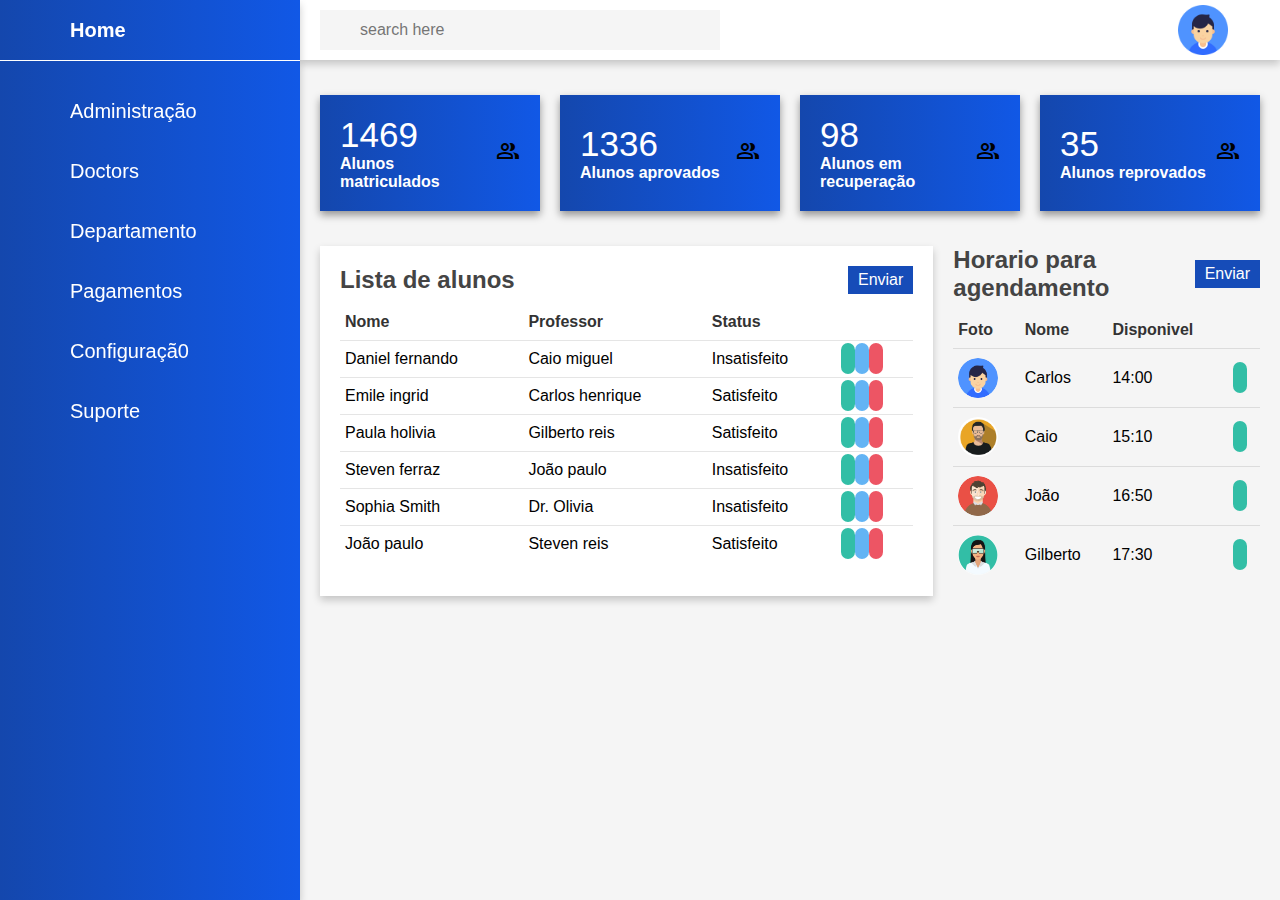
<file: adminpanel2-master/index.html>
<!DOCTYPE html>
<html lang="pt-br">

<head>
    <meta charset="UTF-8">
    <meta http-equiv="X-UA-Compatible" content="IE=edge">
    <meta name="viewport" content="width=device-width, initial-scale=1.0">
    <link rel="stylesheet" href="styles.css">
    <link rel="stylesheet" href="https://pro.fontawesome.com/releases/v5.10.0/css/all.css" integrity="sha384-AYmEC3Yw5cVb3ZcuHtOA93w35dYTsvhLPVnYs9eStHfGJvOvKxVfELGroGkvsg+p" crossorigin="anonymous" />
    <link rel="stylesheet" href="https://fonts.googleapis.com/css2?family=Material+Symbols+Outlined:opsz,wght,FILL,GRAD@24,400,0,0&icon_names=group" />
    <title>Admin panel</title>
</head>

<body>
    <div class="container">
        <div class="sidebar">
            <ul>
                <li>
                    <a href="#">
                        <i class="fas fa-clinic-medical"></i>
                        <div class="title">Home</div>
                    </a>
                </li>
                <li>
                    <a href="#">
                        <i class="fas fa-th-large"></i>
                        <div class="title">Administração</div>
                    </a>
                </li>
                <li>
                    <a href="#">
                        <i class="fas fa-user-md"></i>
                        <div class="title">Doctors</div>
                    </a>
                </li>
                <li>
                    <a href="#">
                        <i class="fas fa-puzzle-piece"></i>
                        <div class="title">Departamento</div>
                    </a>
                </li>
                <li>
                    <a href="#">
                        <i class="fas fa-hand-holding-usd"></i>
                        <div class="title">Pagamentos</div>
                    </a>
                </li>
                <li>
                    <a href="#">
                        <i class="fas fa-cog"></i>
                        <div class="title">Configuraçã0</div>
                    </a>
                </li>
                <li>
                    <a href="#">
                        <i class="fas fa-question"></i>
                        <div class="title">Suporte</div>
                    </a>
                </li>
            </ul>
        </div>
        <div class="main">
            <div class="top-bar">
                <div class="search">
                    <input type="text" name="search" placeholder="search here">
                    <label for="search"><i class="fas fa-search"></i></label>
                </div>
                <i class="fas fa-bell"></i>
                <div class="user">
                    <img src="doctor1.png" alt="">
                </div>
            </div>
            <div class="cards">
                <div class="card">
                    <div class="card-content">
                        <div class="number">1469</div>
                        <div class="card-name">Alunos matriculados</div>
                    </div>
                    <div class="icon-box">
                        <span class="material-symbols-outlined">
                            group
                            </span>
                    </div>
                </div>
                <div class="card">
                    <div class="card-content">
                        <div class="number">1336</div>
                        <div class="card-name">Alunos aprovados</div>
                    </div>
                    <div class="icon-box">
                        <span class="material-symbols-outlined">
                            group
                            </span>
                    </div>
                </div>
                <div class="card">
                    <div class="card-content">
                        <div class="number">98</div>
                        <div class="card-name">Alunos em recuperação</div>
                    </div>
                    <div class="icon-box">
                        <span class="material-symbols-outlined">
                            group
                            </span>
                    </div>
                </div>
                <div class="card">
                    <div class="card-content">
                        <div class="number">35</div>
                        <div class="card-name">Alunos reprovados</div>
                    </div>
                    <div class="icon-box">
                        <span class="material-symbols-outlined">
                            group
                            </span>
                    </div>
                </div>
            </div>
            <div class="tables">
                <div class="compromissos">
                    <div class="header">
                        <h2>Lista de alunos</h2>
                        <a href="#" class="btn">Enviar</a>
                    </div>
                    <table class="appointments">
                        <thead>
                            <td>Nome</td>
                            <td>Professor</td>
                            <td>Status</td>
                        </thead>
                        <tbody>
                            <tr>
                                <td>Daniel fernando</td>
                                <td>Caio miguel</td>
                                <td>Insatisfeito</td>
                                <td>
                                    <i class="far fa-eye"></i>
                                    <i class="far fa-edit"></i>
                                    <i class="far fa-trash-alt"></i>
                                </td>
                            </tr>
                            <tr>
                                <td>Emile ingrid</td>
                                <td>Carlos henrique</td>
                                <td>Satisfeito</td>
                                <td>
                                    <i class="far fa-eye"></i>
                                    <i class="far fa-edit"></i>
                                    <i class="far fa-trash-alt"></i>
                                </td>
                            </tr>
                            <tr>
                                <td>Paula holivia </td>
                                <td>Gilberto reis</td>
                                <td>Satisfeito</td>
                                <td>
                                    <i class="far fa-eye"></i>
                                    <i class="far fa-edit"></i>
                                    <i class="far fa-trash-alt"></i>
                                </td>
                            </tr>
                            <tr>
                                <td>Steven ferraz</td>
                                <td>João paulo</td>
                                <td>Insatisfeito</td>
                                <td>
                                    <i class="far fa-eye"></i>
                                    <i class="far fa-edit"></i>
                                    <i class="far fa-trash-alt"></i>
                                </td>
                            </tr>
                            <tr>
                                <td>Sophia Smith </td>
                                <td>Dr. Olivia</td>
                                <td>Insatisfeito</td>
                                <td>
                                    <i class="far fa-eye"></i>
                                    <i class="far fa-edit"></i>
                                    <i class="far fa-trash-alt"></i>
                                </td>
                            </tr>
                            <tr>
                                <td>João paulo</td>
                                <td>Steven reis</td>
                                <td>Satisfeito</td>
                                <td>
                                    <i class="far fa-eye"></i>
                                    <i class="far fa-edit"></i>
                                    <i class="far fa-trash-alt"></i>
                                </td>
                            </tr>
                        </tbody>
                    </table>
                </div>
                <div class="horario-agi">
                    <div class="header">
                        <h2>Horario para agendamento</h2>
                        <a href="#" class="btn">Enviar</a>
                    </div>
                    <table class="visiting">
                        <thead>
                            <td>Foto</td>
                            <td>Nome</td>
                            <td>Disponivel</td>
                        </thead>
                        <tbody>
                            <tr>
                                <td>
                                    <div class="img-box-small">
                                        <img src="doctor1.png" alt="">
                                    </div>
                                </td>
                                <td>Carlos</td>
                                <td>14:00</td>
                                <td><i class="far fa-eye"></i></td>
                            </tr>
                            <tr>
                                <td>
                                    <div class="img-box-small">
                                        <img src="doctor3.jpg" alt="">
                                    </div>
                                </td>
                                <td>Caio</td>
                                <td>15:10</td>
                                <td><i class="far fa-eye"></i></td>
                            </tr>
                            <tr>
                                <td>
                                    <div class="img-box-small">
                                        <img src="doctor2.png" alt="">
                                    </div>
                                </td>
                                <td>João</td>
                                <td>16:50</td>
                                <td><i class="far fa-eye"></i></td>
                            </tr>
                            <tr>
                                <td>
                                    <div class="img-box-small">
                                        <img src="doctor4.png" alt="">
                                    </div>
                                </td>
                                <td>Gilberto</td>
                                <td>17:30</td>
                                <td><i class="far fa-eye"></i></td>
                            </tr>
                        </tbody>
                    </table>
                </div>
            </div>
        </div>
    </div>
</body>

</html>
</file>
<file: adminpanel2-master/styles.css>
* {
    margin: 0;
    padding: 0;
    box-sizing: border-box;
    font-family: 'Poppins', sans-serif;
}

body {
    overflow-x: hidden;
}

.container {
    position: relative;
    width: 100%;
}

.sidebar {
    position: fixed;
    width: 300px;
    height: 100%;
    background-image: linear-gradient(to right, #1447ad, #1158e6 );
    overflow-x: hidden;
    box-shadow: 0 4px 8px 0 rgba(0, 0, 0, 0.2);
    z-index: 2;
}

.sidebar ul li {
    width: 100%;
    list-style: none;
}

.sidebar ul li:hover {
    background: #444;
}

.sidebar ul li:first-child {
    line-height: 60px;
    margin-bottom: 20px;
    font-weight: 600;
    border-bottom: 1px solid #fff;
}

.sidebar ul li:first-child:hover {
    background: none;
}

.sidebar ul li a {
    width: 100%;
    text-decoration: none;
    color: #fff;
    height: 60px;
    display: flex;
    align-items: center;
}

.sidebar ul li a i {
    min-width: 60px;
    font-size: 24px;
    text-align: center;
}

.sidebar .title {
    padding: 0 10px;
    font-size: 20px;
}

.main {
    position: absolute;
    width: calc(100% - 300px);
    min-height: 100vh;
    left: 300px;
    background: #f5f5f5;
}

.top-bar {
    position: fixed;
    height: 60px;
    width: calc(100% - 300px);
    background: #fff;
    display: grid;
    grid-template-columns: 10fr 0.4fr 1fr;
    grid-gap: 5px;
    align-items: center;
    color: #444;
    padding: 0 20px;
    box-shadow: 0 4px 8px 0 rgba(0, 0, 0, 0.2);
    z-index: 1;
}

.top-bar .search {
    position: relative;
    max-width: 400px;
}

.search input {
    width: 100%;
    min-width: 128px;
    height: 40px;
    padding: 0 40px;
    font-size: 16px;
    outline: none;
    border: none;
    background: #f5f5f5;
}

.search i {
    position: absolute;
    right: 15px;
    top: 10px;
    cursor: pointer;
}

.user {
    position: relative;
    width: 50px;
    height: 50px;
}

img {
    position: absolute;
    width: 100%;
    height: 100%;
    top: 0;
    left: 0;
    object-fit: cover;
}

.cards {
    margin-top: 60px;
    width: 100%;
    padding: 35px 20px;
    display: grid;
    grid-template-columns: repeat(4, 1fr);
    grid-gap: 20px;
}

.cards .card {
    background-image: linear-gradient(to right, #1447ad, #1158e6 );
    padding: 20px;
    display: flex;
    align-items: center;
    justify-content: space-between;
    box-shadow: 0 4px 8px 0 rgba(0, 0, 0, 0.4);
}

.number {
    font-size: 35px;
    font-weight: 500;
    color: #fff;
}

.card-name {
    color: rgb(255, 255, 255);
    font-weight: 600;
}

.icon-box i {
    font-size: 45px;
    color: rgb(27, 26, 26);
}

.tables {
    width: 100%;
    display: grid;
    grid-template-columns: 2fr 1fr;
    grid-gap: 20px;
    align-items: self-start;
    padding: 0 20px 20px 20px;
}

.img-box-small {
    position: relative;
    width: 40px;
    height: 40px;
    border-radius: 50%;
    overflow: hidden;
}

.compromissos,
.horaio-agi {
    min-height: 350px;
    background: #fff;
    padding: 20px;
    box-shadow: 0 4px 8px 0 rgba(0, 0, 0, 0.2);
}

.header {
    display: flex;
    align-items: center;
    justify-content: space-between;
    color: #444;
}

.btn {
    padding: 5px 10px;
    background-color: #164cb8;
    color: #fff;
    text-decoration: none;
    text-align: center;
}

table {
    margin-top: 10px;
    width: 100%;
    border-collapse: collapse;
}

thead td {
    font-weight: 600;
    color: #333;
}

table tr {
    border-bottom: 1px solid rgba(0, 0, 0, 0.1);
}

tbody tr:hover {
    background: #444;
    color: #fff;
}

table tbody tr:last-child {
    border-bottom: none;
}

td {
    padding: 9px 5px;
}

td i {
    padding: 7px;
    color: #fff;
    border-radius: 50px;
}

.compromissos table tbody td:last-child {
    white-space: nowrap;
}

.fa-eye {
    background: #32bea6;
}

.fa-edit {
    background: #63b4f4;
}

.fa-trash-alt {
    background: #ed5564;
}

@media(max-width:1090px) {
    .sidebar {
        width: 60px;
    }
    .main {
        width: calc(100% - 60px);
        left: 60px;
    }
    .top-bar {
        width: calc(100% - 60px);
    }
}

@media(max-width:860px) {
    .cards {
        grid-template-columns: repeat(2, 1fr);
    }
    .tables {
        grid-template-columns: 1fr;
    }
}

@media(max-width:530px) {
    .cards {
        grid-template-columns: 1fr;
    }
    .compromissos td:nth-child(3) {
        display: none;
    }
}

@media(max-width:420px) {
    .compromissos,
    .doctor-visiting {
        font-size: 70%;
        padding: 10px;
        min-height: 200px;
    }
    .cards,
    .tables {
        padding: 10px;
    }
    .search input {
        padding: 0 10px;
    }
    .user {
        width: 40px;
        height: 40px;
        
    }
}
</file>
